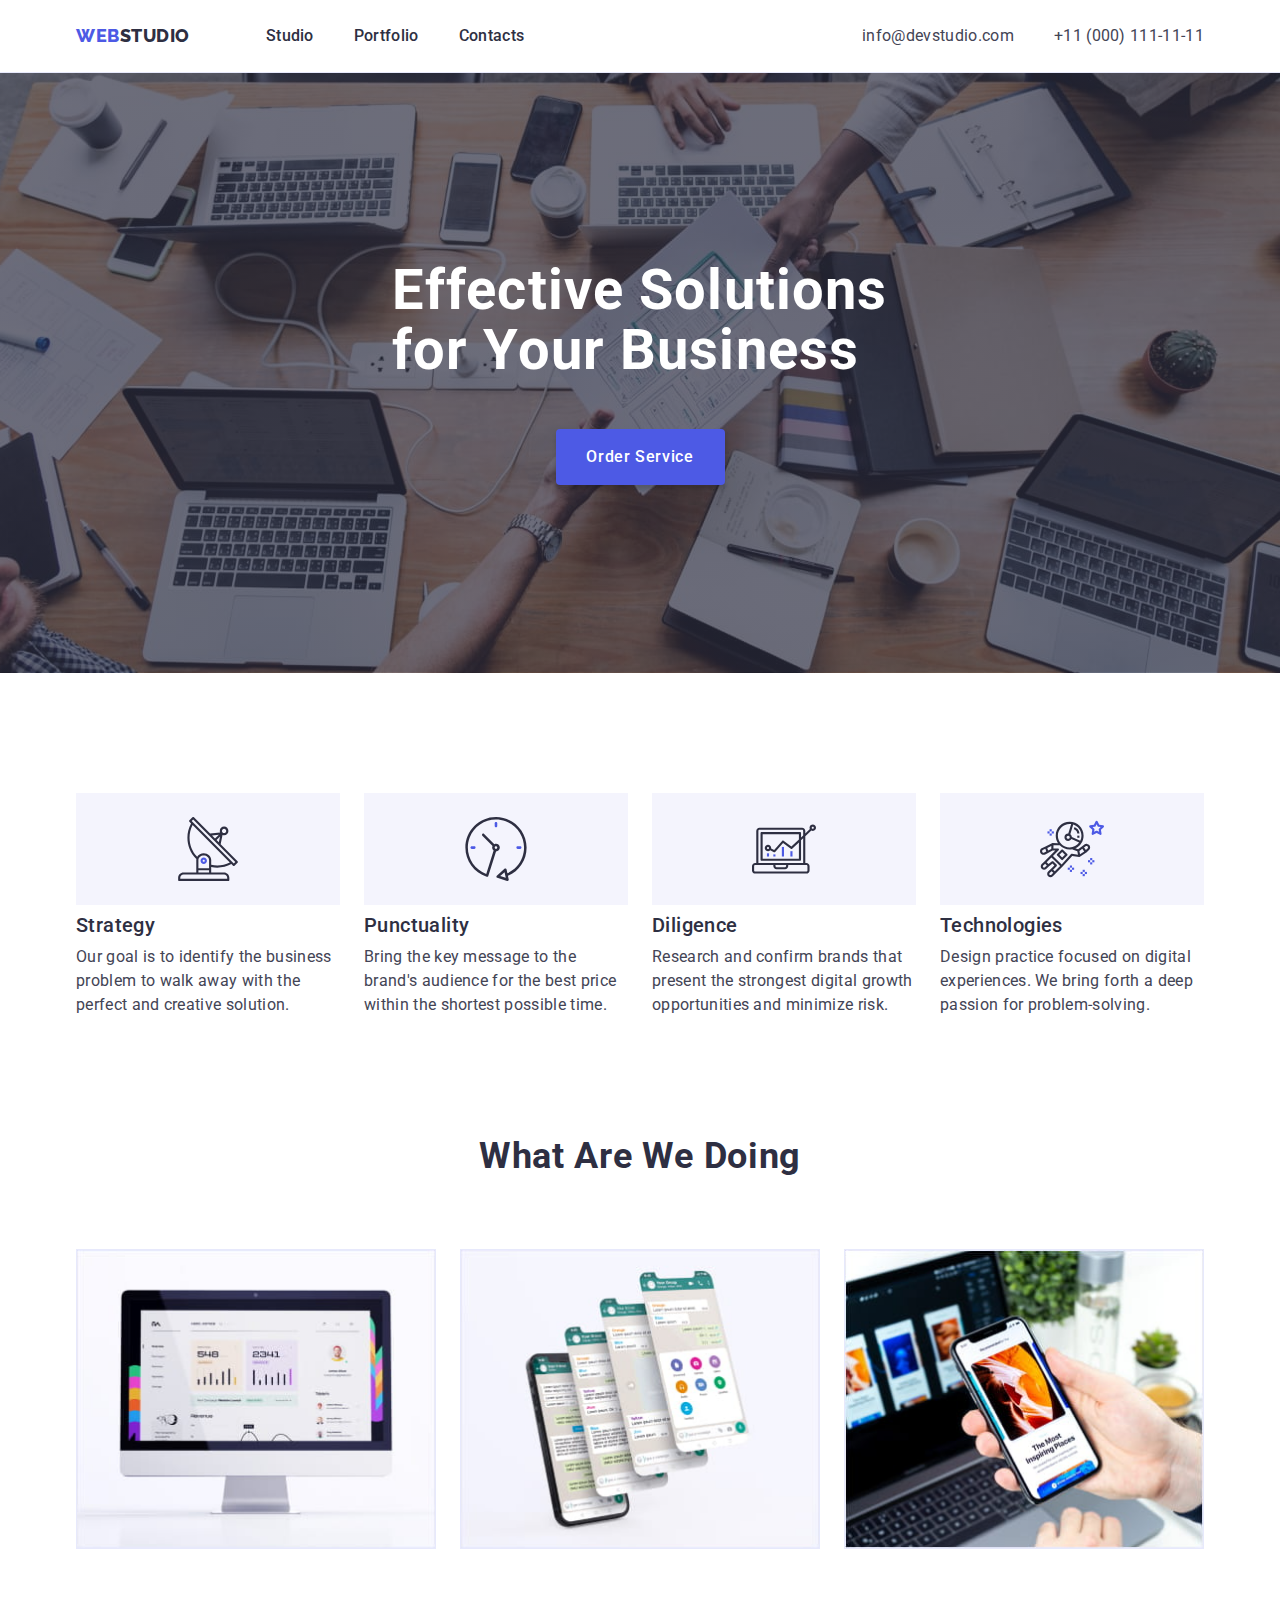
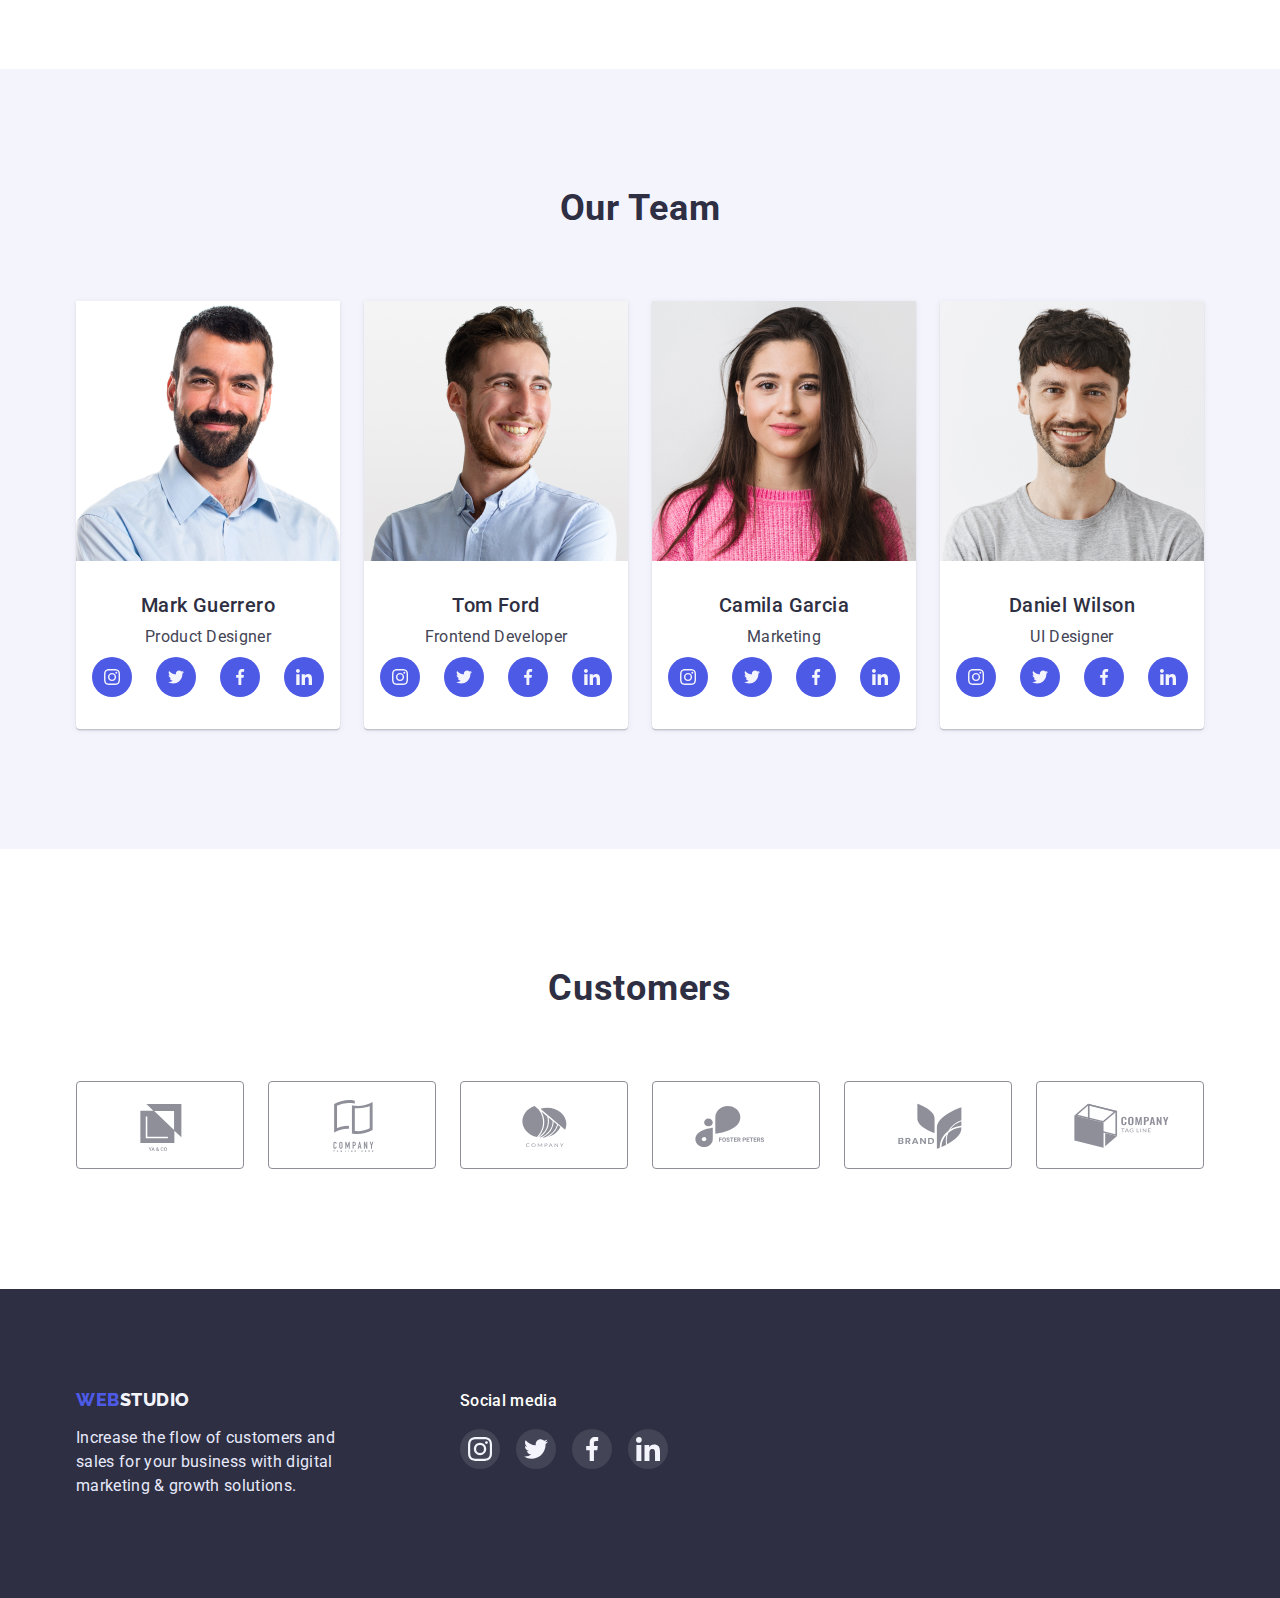
<file: index.html>
<!DOCTYPE html>
<html lang="en">
  <head>
    <meta charset="UTF-8" />
    <meta http-equiv="X-UA-Compatible" content="IE=edge" />
    <meta name="viewport" content="width=device-width, initial-scale=1.0" />
    <title>WebStudio</title>
    <link
      rel="stylesheet"
      href="https://cdn.jsdelivr.net/npm/modern-normalize@1.1.0/modern-normalize.min.css"
    />

    <link rel="preconnect" href="https://fonts.googleapis.com" />
    <link rel="preconnect" href="https://fonts.gstatic.com" crossorigin />
    <link
      href="https://fonts.googleapis.com/css2?family=Raleway:wght@800&family=Roboto:wght@400;500;700;900&display=swap"
      rel="stylesheet"
    />

    <link rel="stylesheet" href="./css/styles.css" />
  </head>

  <body>
    <header class="header">
      <div class="header-container container">
        <a href="./index.html" class="header-logo link"
          >Web<span class="header-studio">Studio</span></a
        >
        <nav class="header-nav">
          <ul class="header-list list">
            <li><a href="#" class="nav-link link">Studio</a></li>
            <li>
              <a href="./portfolio.html" class="nav-link link">Portfolio</a>
            </li>
            <li><a href="#" class="nav-link link">Contacts</a></li>
          </ul>
        </nav>
        <address>
          <ul class="address-list">
            <li>
              <a href="mailto:info@devstudio.com" class="header-address link"
                >info@devstudio.com</a
              >
            </li>
            <li>
              <a href="tel:+110001111111" class="header-address link"
                >+11 (000) 111-11-11</a
              >
            </li>
          </ul>
        </address>
      </div>
    </header>

    <main>
      <section class="hero">
        <div class="hero-container container">
          <h1 class="hero-title">Effective Solutions for Your Business</h1>
          <button type="button" class="hero-btn">Order Service</button>
        </div>
      </section>

      <section class="features section">
        <div class="features-container container">
          <h2 class="visually-hidden">Оur Features</h2>
          <ul class="features-list list">
            <li class="features-item">
              <div class="features-wrapper">
                <svg class="features-icons" width="64" height="64">
                  <use href="./images/icons.svg#icon-antenna"></use>
                </svg>
              </div>
              <h3 class="features-title">Strategy</h3>
              <p class="features-descr">
                Our goal is to identify the business problem to walk away with
                the perfect and creative solution.
              </p>
            </li>
            <li class="features-item">
              <div class="features-wrapper">
                <svg class="features-icons" width="64" height="64">
                  <use href="./images/icons.svg#icon-clock"></use>
                </svg>
              </div>
              <h3 class="features-title">Punctuality</h3>
              <p class="features-descr">
                Bring the key message to the brand's audience for the best price
                within the shortest possible time.
              </p>
            </li>
            <li class="features-item">
              <div class="features-wrapper">
                <svg class="features-icons" width="64" height="64">
                  <use href="./images/icons.svg#icon-diagram"></use>
                </svg>
              </div>
              <h3 class="features-title">Diligence</h3>
              <p class="features-descr">
                Research and confirm brands that present the strongest digital
                growth opportunities and minimize risk.
              </p>
            </li>
            <li class="features-item">
              <div class="features-wrapper">
                <svg class="features-icons" width="64" height="64">
                  <use href="./images/icons.svg#icon-astronaut"></use>
                </svg>
              </div>
              <h3 class="features-title">Technologies</h3>
              <p class="features-descr">
                Design practice focused on digital experiences. We bring forth a
                deep passion for problem-solving.
              </p>
            </li>
          </ul>
        </div>
      </section>

      <section class="produce section">
        <div class="produce-container container">
          <h2 class="produce-title">What are we doing</h2>
          <ul class="produce-list list">
            <li>
              <img
                class="mockup img"
                src="./images/moc-1.jpg"
                alt="monitor with open dashboard"
              />
            </li>
            <li>
              <img
                class="mockup img"
                src="./images/moc-2.jpg"
                alt="mocap with a demonstration of the messenger"
              />
            </li>
            <li>
              <img
                class="mockup img"
                src="./images/moc-3.jpg"
                alt="a hand holds a phone that shows a mocap"
              />
            </li>
          </ul>
        </div>
      </section>

      <section class="team section">
        <div class="team-container container">
          <h2 class="team-title">Our Team</h2>
          <ul class="team-cards card-set list">
            <li class="team-card card-set-item">
              <img
                class="team-card-img img"
                src="./images/card-mark.jpg"
                alt="photo Mark Guerrero product designer"
              />
              <div class="content">
                <h3 class="team-card-title">Mark Guerrero</h3>
                <p class="team-card-descr">Product Designer</p>
                <ul class="socials list">
                  <li class="social-item">
                    <a class="social-link" href aria-label="Instagram link">
                      <svg class="social-icon" width="16" height="16">
                        <use href="./images/icons.svg#icon-instagram"></use>
                      </svg>
                    </a>
                  </li>
                  <li class="social-item">
                    <a class="social-link" href aria-label="Twitter link">
                      <svg class="social-icon" width="16" height="16">
                        <use href="./images/icons.svg#icon-twitter"></use>
                      </svg>
                    </a>
                  </li>
                  <li class="social-item">
                    <a class="social-link" href aria-label="Facebook link">
                      <svg class="social-icon" width="16" height="16">
                        <use href="./images/icons.svg#icon-facebook"></use>
                      </svg>
                    </a>
                  </li>
                  <li class="social-item">
                    <a class="social-link" href aria-label="LinkedIn link">
                      <svg class="social-icon" width="16" height="16">
                        <use href="./images/icons.svg#icon-linkedin"></use>
                      </svg>
                    </a>
                  </li>
                </ul>
              </div>
            </li>
            <li class="team-card card-set-item">
              <img
                class="team-card-img img"
                src="./images/card-tom.jpg"
                alt="photo Tom Ford frontend developer"
              />
              <div class="content">
                <h3 class="team-card-title">Tom Ford</h3>
                <p class="team-card-descr">Frontend Developer</p>
                <ul class="socials list">
                  <li class="social-item">
                    <a class="social-link" href aria-label="Instagram link">
                      <svg class="social-icon" width="16" height="16">
                        <use href="./images/icons.svg#icon-instagram"></use>
                      </svg>
                    </a>
                  </li>
                  <li class="social-item">
                    <a class="social-link" href aria-label="Twitter link">
                      <svg class="social-icon" width="16" height="16">
                        <use href="./images/icons.svg#icon-twitter"></use>
                      </svg>
                    </a>
                  </li>
                  <li class="social-item">
                    <a class="social-link" href aria-label="Facebook link">
                      <svg class="social-icon" width="16" height="16">
                        <use href="./images/icons.svg#icon-facebook"></use>
                      </svg>
                    </a>
                  </li>
                  <li class="social-item">
                    <a class="social-link" href aria-label="LinkedIn link">
                      <svg class="social-icon" width="16" height="16">
                        <use href="./images/icons.svg#icon-linkedin"></use>
                      </svg>
                    </a>
                  </li>
                </ul>
              </div>
            </li>
            <li class="team-card card-set-item">
              <img
                class="team-card-img img"
                src="./images/card-camila.jpg"
                alt="photo Camila Garcia marketing"
              />
              <div class="content">
                <h3 class="team-card-title">Camila Garcia</h3>
                <p class="team-card-descr">Marketing</p>
                <ul class="socials list">
                  <li class="social-item">
                    <a class="social-link" href aria-label="Instagram link">
                      <svg class="social-icon" width="16" height="16">
                        <use href="./images/icons.svg#icon-instagram"></use>
                      </svg>
                    </a>
                  </li>
                  <li class="social-item">
                    <a class="social-link" href aria-label="Twitter link">
                      <svg class="social-icon" width="16" height="16">
                        <use href="./images/icons.svg#icon-twitter"></use>
                      </svg>
                    </a>
                  </li>
                  <li class="social-item">
                    <a class="social-link" href aria-label="Facebook link">
                      <svg class="social-icon" width="16" height="16">
                        <use href="./images/icons.svg#icon-facebook"></use>
                      </svg>
                    </a>
                  </li>
                  <li class="social-item">
                    <a class="social-link" href aria-label="LinkedIn link">
                      <svg class="social-icon" width="16" height="16">
                        <use href="./images/icons.svg#icon-linkedin"></use>
                      </svg>
                    </a>
                  </li>
                </ul>
              </div>
            </li>
            <li class="team-card card-set-item">
              <img
                class="team-card-img img"
                src="./images/card-daniel.jpg"
                alt="photo Daniel Wilson ui designer"
              />
              <div class="content">
                <h3 class="team-card-title">Daniel Wilson</h3>
                <p class="team-card-descr">UI Designer</p>
                <ul class="socials list">
                  <li class="social-item">
                    <a class="social-link" href aria-label="Instagram link">
                      <svg class="social-icon" width="16" height="16">
                        <use href="./images/icons.svg#icon-instagram"></use>
                      </svg>
                    </a>
                  </li>
                  <li class="social-item">
                    <a class="social-link" href aria-label="Twitter link">
                      <svg class="social-icon" width="16" height="16">
                        <use href="./images/icons.svg#icon-twitter"></use>
                      </svg>
                    </a>
                  </li>
                  <li class="social-item">
                    <a class="social-link" href aria-label="Facebook link">
                      <svg class="social-icon" width="16" height="16">
                        <use href="./images/icons.svg#icon-facebook"></use>
                      </svg>
                    </a>
                  </li>
                  <li class="social-item">
                    <a class="social-link" href aria-label="LinkedIn link">
                      <svg class="social-icon" width="16" height="16">
                        <use href="./images/icons.svg#icon-linkedin"></use>
                      </svg>
                    </a>
                  </li>
                </ul>
              </div>
            </li>
          </ul>
        </div>
      </section>

      <section class="customers section">
        <div class="customers-container container">
          <h2 class="customers-title">Customers</h2>
          <ul class="customers-list">
            <li class="customers-item">
              <a href aria-label="Client" class="customer-link">
                <svg class="customers-icon" width="104" height="56">
                  <use href="./images/icons.svg#icon-client-1"></use>
                </svg>
              </a>
            </li>

            <li class="customers-item">
              <a href aria-label="Client" class="customer-link">
                <svg class="customers-icon" width="104" height="56">
                  <use href="./images/icons.svg#icon-client-2"></use>
                </svg>
              </a>
            </li>

            <li class="customers-item">
              <a href aria-label="Client" class="customer-link">
                <svg class="customers-icon" width="104" height="56">
                  <use href="./images/icons.svg#icon-client-3"></use>
                </svg>
              </a>
            </li>

            <li class="customers-item">
              <a href aria-label="Client" class="customer-link">
                <svg class="customers-icon" width="104" height="56">
                  <use href="./images/icons.svg#icon-client-4"></use>
                </svg>
              </a>
            </li>

            <li class="customers-item">
              <a href aria-label="Client" class="customer-link">
                <svg class="customers-icon" width="104" height="56">
                  <use href="./images/icons.svg#icon-client-5"></use>
                </svg>
              </a>
            </li>

            <li class="customers-item">
              <a href aria-label="Client" class="customer-link">
                <svg class="customers-icon" width="104" height="56">
                  <use href="./images/icons.svg#icon-client-6"></use>
                </svg>
              </a>
            </li>
          </ul>
        </div>
      </section>
    </main>

    <footer class="footer">
      <div class="footer-container container">
        <div class="footer-text">
          <a href="./index.html" class="footer-logo"
            >Web<span class="footer-studio">Studio</span></a
          >
          <p class="footer-descr">
            Increase the flow of customers and sales for your business with
            digital marketing & growth solutions.
          </p>
        </div>
        <div class="footer-social">
          <h2 class="footer-social-title">Social media</h2>
          <ul class="footer-socials list">
            <li class="footer-social-item">
              <a class="footer-social-link" href aria-label="Instagram link">
                <svg class="footer-social-icon" width="24" height="24">
                  <use href="./images/icons.svg#icon-instagram"></use>
                </svg>
              </a>
            </li>
            <li class="footer-social-item">
              <a class="footer-social-link" href aria-label="Twitter link">
                <svg class="footer-social-icon" width="24" height="24">
                  <use href="./images/icons.svg#icon-twitter"></use>
                </svg>
              </a>
            </li>
            <li class="footer-social-item">
              <a class="footer-social-link" href aria-label="Facebook link">
                <svg class="footer-social-icon" width="24" height="24">
                  <use href="./images/icons.svg#icon-facebook"></use>
                </svg>
              </a>
            </li>
            <li class="footer-social-item">
              <a class="footer-social-link" href aria-label="LinkedIn link">
                <svg class="footer-social-icon" width="24" height="24">
                  <use href="./images/icons.svg#icon-linkedin"></use>
                </svg>
              </a>
            </li>
          </ul>
        </div>
      </div>
    </footer>
  </body>
</html>
</file>
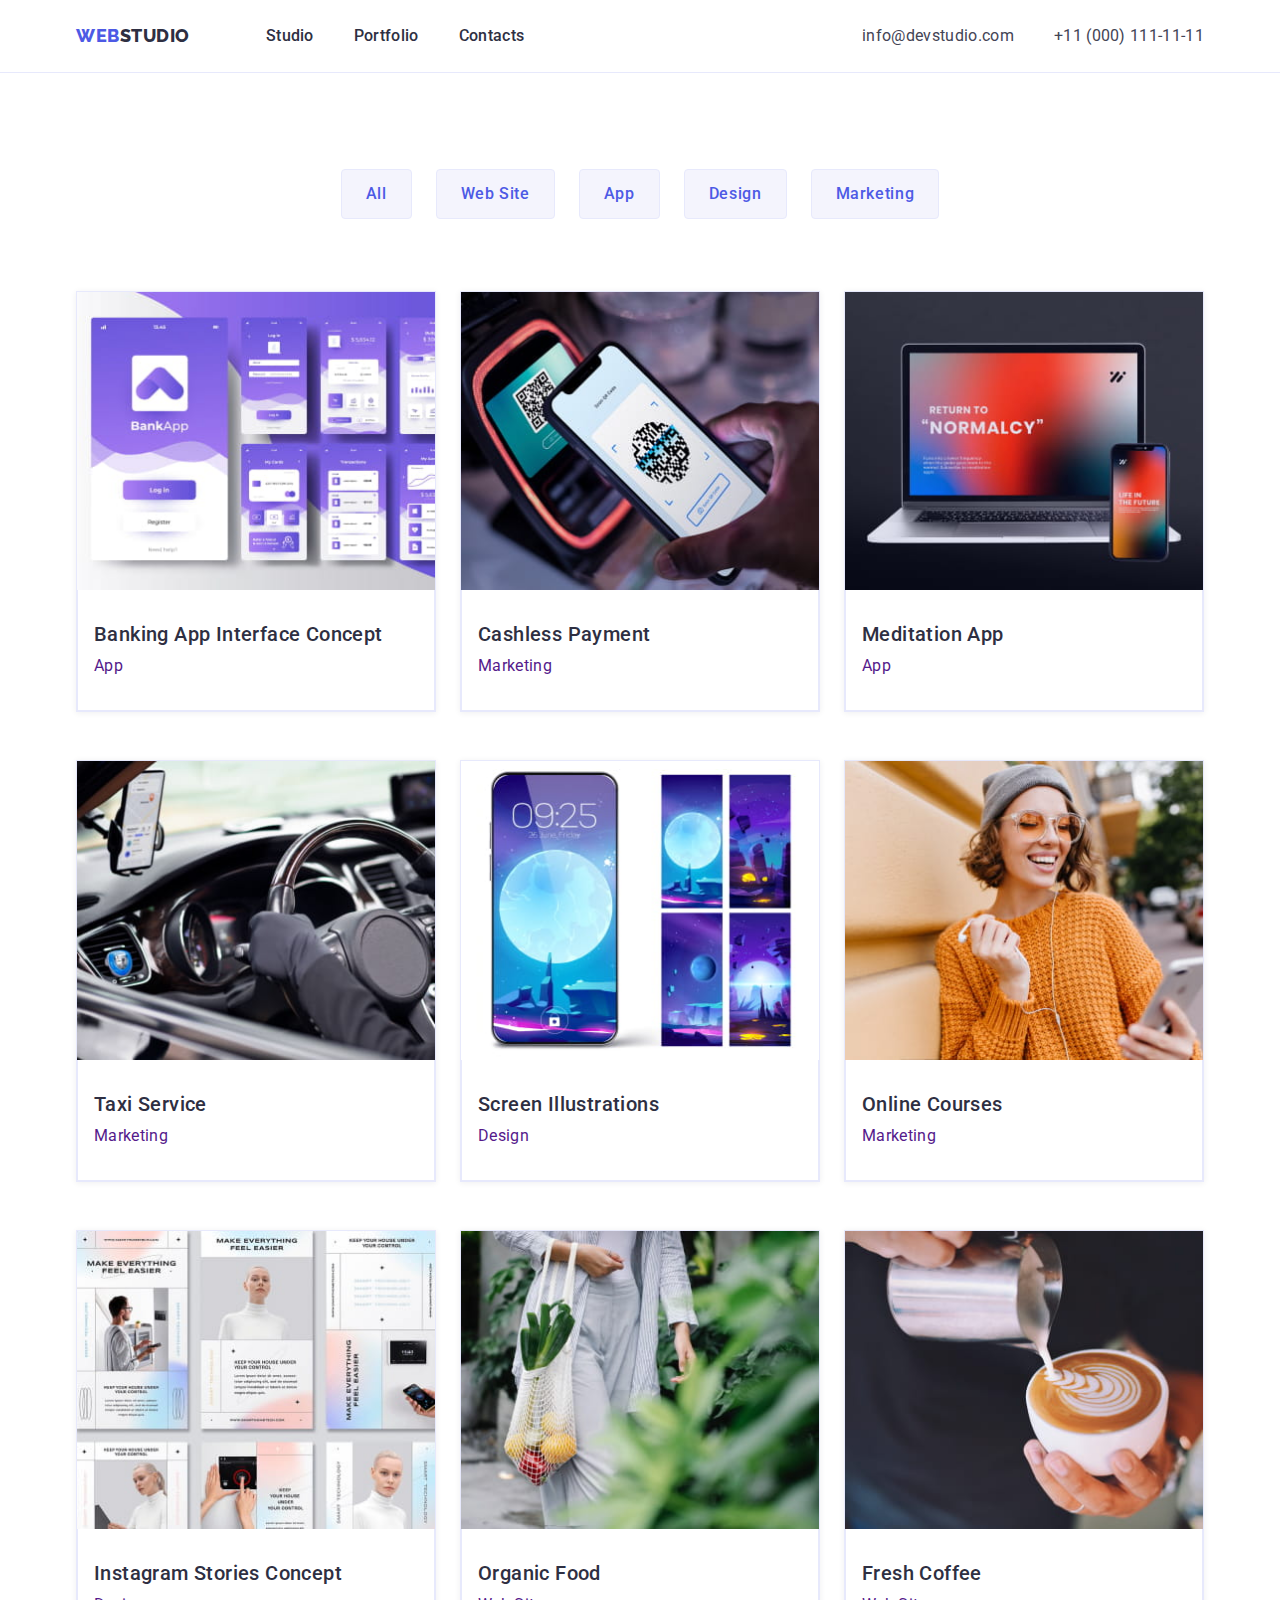
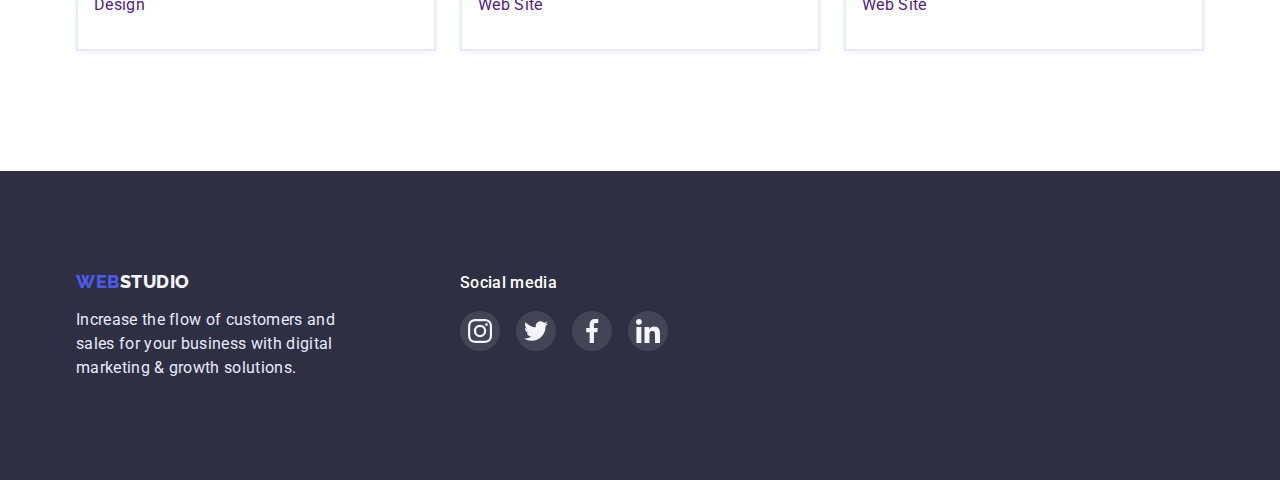
<file: portfolio.html>
<!DOCTYPE html>
<html lang="en">
  <head>
    <meta charset="UTF-8" />
    <meta http-equiv="X-UA-Compatible" content="IE=edge" />
    <meta name="viewport" content="width=device-width, initial-scale=1.0" />
    <title>WebStudio</title>
    <link
      rel="stylesheet"
      href="https://cdn.jsdelivr.net/npm/modern-normalize@1.1.0/modern-normalize.min.css"
    />

    <link rel="preconnect" href="https://fonts.googleapis.com" />
    <link rel="preconnect" href="https://fonts.gstatic.com" crossorigin />
    <link
      href="https://fonts.googleapis.com/css2?family=Raleway:wght@800&family=Roboto:wght@400;500;700;900&display=swap"
      rel="stylesheet"
    />
    <link rel="stylesheet" href="./css/styles.css" />
  </head>

  <body>
    <header class="header">
      <div class="header-container container">
        <a href="./index.html" class="header-logo link"
          >Web<span class="header-studio">Studio</span></a
        >
        <nav class="header-nav">
          <ul class="header-list list">
            <li><a href="./index.html" class="nav-link link">Studio</a></li>
            <li>
              <a href="#" class="nav-link link">Portfolio</a>
            </li>
            <li><a href="#" class="nav-link link">Contacts</a></li>
          </ul>
        </nav>
        <address>
          <ul class="address-list">
            <li>
              <a href="mailto:info@devstudio.com" class="header-address link"
                >info@devstudio.com</a
              >
            </li>
            <li>
              <a href="tel:+110001111111" class="header-address link"
                >+11 (000) 111-11-11</a
              >
            </li>
          </ul>
        </address>
      </div>
    </header>

    <main>
      <section class="portfolio-section section">
        <div class="project-cards-container container">
          <h1 class="visually-hidden">Portfolio</h1>
          <ul class="filters-btns list">
            <li><button type="button" class="filter-btn">All</button></li>
            <li><button type="button" class="filter-btn">Web Site</button></li>
            <li><button type="button" class="filter-btn">App</button></li>
            <li><button type="button" class="filter-btn">Design</button></li>
            <li><button type="button" class="filter-btn">Marketing</button></li>
          </ul>

          <ul class="project-cards project-card-set list">
            <li class="project-card project-card-set-item">
              <a href="" class="project-card-link">
                <img
                  class="project-card-img img"
                  src="./images/banking-app-interface-conc.jpg"
                  alt="Demonstration of Banking App Interface Concept"
                />
                <div class="card-content">
                  <h2 class="project-card-title">
                    Banking App Interface Concept
                  </h2>
                  <p class="project-card-descr">App</p>
                </div>
              </a>
            </li>
            <li class="project-card project-card-set-item">
              <a href="" class="project-card-link">
                <img
                  class="project-card-img img"
                  src="./images/cashless-payment.jpg"
                  alt="Demonstration of Cashless Payment"
                />
                <div class="card-content">
                  <h2 class="project-card-title">Cashless Payment</h2>
                  <p class="project-card-descr">Marketing</p>
                </div>
              </a>
            </li>
            <li class="project-card project-card-set-item">
              <a href="" class="project-card-link">
                <img
                  class="project-card-img img"
                  src="./images/meditation-app.jpg"
                  alt="Demonstration of Meditation App"
                />
                <div class="card-content">
                  <h2 class="project-card-title">Meditation App</h2>
                  <p class="project-card-descr">App</p>
                </div>
              </a>
            </li>
            <li class="project-card project-card-set-item">
              <a href="" class="project-card-link">
                <img
                  class="project-card-img img"
                  src="./images/taxi-service.jpg"
                  alt="Demonstration of Taxi Servicee"
                />
                <div class="card-content">
                  <h2 class="project-card-title">Taxi Service</h2>
                  <p class="project-card-descr">Marketing</p>
                </div>
              </a>
            </li>
            <li class="project-card project-card-set-item">
              <a href="" class="project-card-link">
                <img
                  class="project-card-img img"
                  src="./images/screen-illustrations.jpg"
                  alt="Demonstration of Screen Illustrations"
                />
                <div class="card-content">
                  <h2 class="project-card-title">Screen Illustrations</h2>
                  <p class="project-card-descr">Design</p>
                </div>
              </a>
            </li>
            <li class="project-card project-card-set-item">
              <a href="" class="project-card-link">
                <img
                  class="project-card-img img"
                  src="./images/online-courses.jpg"
                  alt="A girl takes online courses"
                />
                <div class="card-content">
                  <h2 class="project-card-title">Online Courses</h2>
                  <p class="project-card-descr">Marketing</p>
                </div>
              </a>
            </li>
            <li class="project-card project-card-set-item">
              <a href="" class="project-card-link">
                <img
                  class="project-card-img img"
                  src="./images/inst-stories-concept.jpg"
                  alt="Demonstration of Instagram Stories Concept"
                />
                <div class="card-content">
                  <h2 class="project-card-title">Instagram Stories Concept</h2>
                  <p class="project-card-descr">Design</p>
                </div>
              </a>
            </li>
            <li class="project-card project-card-set-item">
              <a href="" class="project-card-link">
                <img
                  class="project-card-img img"
                  src="./images/organic-food.jpg"
                  alt="Woman holding a shopping cart with food"
                />
                <div class="card-content">
                  <h2 class="project-card-title">Organic Food</h2>
                  <p class="project-card-descr">Web Site</p>
                </div>
              </a>
            </li>
            <li class="project-card project-card-set-item">
              <a href="" class="project-card-link">
                <img
                  class="project-card-img img"
                  src="./images/fresh-coffee.jpg"
                  alt="Barista preparing coffee"
                />
                <div class="card-content">
                  <h2 class="project-card-title">Fresh Coffee</h2>
                  <p class="project-card-descr">Web Site</p>
                </div>
              </a>
            </li>
          </ul>
        </div>
      </section>
    </main>

    <footer class="footer">
      <div class="footer-container container">
        <div class="footer-text">
          <a href="./index.html" class="footer-logo"
            >Web<span class="footer-studio">Studio</span></a
          >
          <p class="footer-descr">
            Increase the flow of customers and sales for your business with
            digital marketing & growth solutions.
          </p>
        </div>
        <div class="footer-social">
          <h2 class="footer-social-title">Social media</h2>
          <ul class="footer-socials list">
            <li class="footer-social-item">
              <a class="footer-social-link" href aria-label="Instagram link">
                <svg class="footer-social-icon" width="24" height="24">
                  <use href="./images/icons.svg#icon-instagram"></use>
                </svg>
              </a>
            </li>
            <li class="footer-social-item">
              <a class="footer-social-link" href aria-label="Twitter link">
                <svg class="footer-social-icon" width="24" height="24">
                  <use href="./images/icons.svg#icon-twitter"></use>
                </svg>
              </a>
            </li>
            <li class="footer-social-item">
              <a class="footer-social-link" href aria-label="Facebook link">
                <svg class="footer-social-icon" width="24" height="24">
                  <use href="./images/icons.svg#icon-facebook"></use>
                </svg>
              </a>
            </li>
            <li class="footer-social-item">
              <a class="footer-social-link" href aria-label="LinkedIn link">
                <svg class="footer-social-icon" width="24" height="24">
                  <use href="./images/icons.svg#icon-linkedin"></use>
                </svg>
              </a>
            </li>
          </ul>
        </div>
      </div>
    </footer>
  </body>
</html>
</file>
<file: css/styles.css>
:root {
  --iris-color: #4d5ae5;
  --ocean-color: #404bbf;
  --navy-blue-color: #2e2f42;
  --green-color: #31d0aa;
  --slate-color: #434455;
  --light-slate-color: #8e8f99;
  --cornflower-color: #e7e9fc;
  --cloud-color: #f4f4fd;
  --navy-blue-modal-color: #2e2f42;
  --grey-color: #2e2f42;

  --indent: 24px;
  --items-index: 4;
  --items-portfolio: 3;
}

.visually-hidden {
  position: absolute;
  width: 1px;
  height: 1px;
  margin: -1px;
  border: 0;
  padding: 0;

  white-space: nowrap;
  clip-path: inset(100%);
  clip: rect(0 0 0 0);
  overflow: hidden;
}

body {
  font-family: "Roboto", sans-serif;
  font-size: 16px;
  letter-spacing: 0.02em;
  color: var(--slate-color);
}

/* reset styles */
h1,
h2,
h3,
h4,
h5,
h6,
p,
ul {
  margin: 0;
  padding: 0;
}
img {
  display: block;
  max-width: 100%;
  height: auto;
}
button {
  cursor: pointer;
}
.link {
  text-decoration: none;
  color: currentColor;
}
.list {
  list-style: none;
  margin: 0;
  padding: 0;
}

.section {
  padding-top: 120px;
  padding-bottom: 120px;
  /* outline: 2px solid red;
  outline-offset: -2px; */
}

.container {
  width: 1158px;
  padding-left: 15px;
  padding-right: 15px;
  margin-left: auto;
  margin-right: auto;
  /* outline: 2px solid red;
  outline-offset: -2px; */
}

/**
  |============================
  | Card set Index.html
  |============================
*/

.card-set {
  display: flex;
  flex-wrap: wrap;
  gap: var(--indent);
}

.card-set-item {
  flex-basis: calc(
    (100% - var(--indent) * (var(--items-index) - 1)) / var(--items-index)
  );
}

/**
  |============================
  | Card set Portfolio.html
  |============================
*/

.project-card-set {
  display: flex;
  flex-wrap: wrap;
  row-gap: 48px;
  column-gap: var(--indent);
}

.project-card-set-item {
  flex-basis: calc(
    (100% - var(--indent) * (var(--items-portfolio) - 1)) /
      var(--items-portfolio)
  );
}

/**
  |============================
  | HEADER STYLES
  |============================
*/

.header {
  border-bottom: 1px solid var(--cornflower-color);
}

.header-container {
  display: flex;
  align-items: center;
}

.header-nav {
  margin-right: auto;
}

.header-logo {
  font-family: "Raleway";
  color: var(--iris-color);
  text-transform: uppercase;
  font-weight: 800;
  font-size: 18px;
  line-height: 1.33;
  letter-spacing: 0.03em;
  margin-right: 76px;

  padding-top: 24px;
  padding-bottom: 24px;
}

.header-studio {
  color: var(--navy-blue-color);
}

.header-list {
  display: flex;
  align-items: center;
  gap: 40px;
}

.nav-link {
  text-transform: none;
  color: var(--navy-blue-color);
  font-weight: 500;
  font-size: 16px;
  line-height: 1.5;
  letter-spacing: 0.02em;

  display: block;
  padding-top: 24px;
  padding-bottom: 24px;
}

.nav-link:hover,
.nav-link:focus {
  color: var(--ocean-color);
}

.nav-link:active {
  color: var(--ocean-color);
}

.address-list {
  display: flex;
  align-items: center;
  gap: 40px;
}

.header-address {
  font-style: normal;
  font-size: 16px;
  line-height: 1.5;
  letter-spacing: 0.02em;
  color: var(--slate-color);
  text-decoration: none;

  padding-top: 24px;
  padding-bottom: 24px;
}

.header-address:hover,
.header-address:focus {
  color: var(--ocean-color);
}

.header-address:active {
  font-style: normal;
  color: var(--ocean-color);
  text-decoration: none;
}

/**
  |============================
  | HERO STYLES
  |============================
*/

.hero {
  max-width: 1440px;
  margin: 0 auto;
  padding-top: 188px;
  padding-bottom: 188px;
  background-image: linear-gradient(
      rgba(46, 47, 66, 0.7),
      rgba(46, 47, 66, 0.7)
    ),
    url(../images/hero-image.jpg);
  background-color: var(--grey-color);
  background-repeat: no-repeat;
  background-position: center;
  background-size: cover;
}

.hero-container {
}

.hero-title {
  width: 496px;
  margin: 0 auto;
  color: #fff;
  font-size: 56px;
  line-height: 1.07;
  letter-spacing: 0.02em;

  margin-bottom: 48px;
}

.hero-btn {
  font-family: "Roboto";
  font-weight: 500;
  font-size: 16px;
  line-height: 1.5;

  letter-spacing: 0.04em;

  color: #fff;

  width: 169px;
  height: 56px;

  background-color: var(--iris-color);
  box-shadow: 0px 4px 4px rgba(0, 0, 0, 0.15);
  border-radius: 4px;
  cursor: pointer;

  border: none;

  margin: 0 auto;
  display: block;
}

.hero-btn:hover,
.hero-btn:focus {
  background-color: var(--ocean-color);
  color: #fff;
}

/**
  |============================
  | FEATURES STYLES
  |============================
*/

.features-container {
}

.features-list {
  display: flex;
  flex-wrap: wrap;
  gap: 24px;
}

.features-item {
  flex-basis: calc((100% - 3 * 24px) / 4);
}

.features-wrapper {
  width: 264px;
  height: 112px;
  margin-bottom: 8px;
  display: flex;
  justify-content: center;
  align-items: center;
  background-color: var(--cloud-color);
}

.features-icons {
}

.features-title {
  font-weight: 500;
  font-size: 20px;
  line-height: 1.2;

  letter-spacing: 0.02em;

  margin-bottom: 8px;

  color: var(--navy-blue-color);
}

.features-descr {
  font-size: 16px;
  line-height: 1.5;

  letter-spacing: 0.02em;
  color: var(--slate-color);
}

/**
  |============================
  | PRODUCE STYLES
  |============================
*/

.produce {
  padding-top: 0;
}
.produce-container {
}
.produce-list {
  display: flex;
  align-items: center;
  gap: 24px;
}

.produce-title {
  font-size: 36px;
  line-height: 1.11;

  text-align: center;
  letter-spacing: 0.02em;
  text-transform: capitalize;

  margin-bottom: 72px;

  color: var(--navy-blue-color);
}

.mockup {
  width: 360px;
  height: 300px;

  background: linear-gradient(
    0deg,
    rgba(77, 90, 229, 0.1),
    rgba(77, 90, 229, 0.1)
  );
  background-blend-mode: soft-light, normal;

  border: 1px solid var(--cornflower-color);
}

/**
  |============================
  | TEAM STYLES
  |============================
*/

.team {
  background-color: var(--cloud-color);
}

.team-container {
}

.team-title {
  font-size: 36px;
  line-height: 1.11;

  text-align: center;
  letter-spacing: 0.02em;
  text-transform: capitalize;

  margin-bottom: 72px;

  color: var(--navy-blue-color);
}

.team-cards {
}

.team-card {
  box-shadow: 0px 1px 6px rgba(46, 47, 66, 0.08),
    0px 1px 1px rgba(46, 47, 66, 0.16), 0px 2px 1px rgba(46, 47, 66, 0.08);
  border-radius: 0px 0px 4px 4px;
  background-color: #fff;
}

.team-card-img {
  width: 264px;
}

.content {
  flex-grow: 1;
  padding-top: 32px;
  padding-bottom: 32px;
}

.team-card-title {
  font-weight: 500;
  font-size: 20px;
  line-height: 1.2;
  text-align: center;

  letter-spacing: 0.02em;

  color: var(--navy-blue-color);

  margin-bottom: 8px;
}
.team-card-descr {
  font-size: 16px;
  line-height: 1.5;
  text-align: center;

  letter-spacing: 0.02em;

  margin-bottom: 8px;
}

.socials {
  display: flex;
  align-items: center;
  justify-content: center;
  gap: 24px;
}
.social-item {
}

.social-link {
  display: flex;
  align-items: center;
  justify-content: center;

  width: 40px;
  height: 40px;

  background-color: var(--iris-color);
  border-radius: 50%;
}

.social-link:hover,
.social-link:focus {
  background-color: var(--ocean-color);
}

.social-icon {
  fill: var(--cloud-color);
}

/**
  |============================
  |  CUSTOMERS STYLES
  |============================
*/

.customers {
}
.customers-container {
}
.customers-title {
  font-size: 36px;
  line-height: 1.11;

  text-align: center;
  letter-spacing: 0.02em;
  text-transform: capitalize;

  margin-bottom: 72px;

  color: var(--navy-blue-color);
}

.customers-list {
  display: flex;
  flex-wrap: wrap;
  align-items: center;
  justify-content: center;
  gap: 24px;
}
.customers-item {
}

.customer-link {
  display: flex;
  align-items: center;
  justify-content: center;

  width: 168px;
  height: 88px;

  border: 1px solid var(--light-slate-color);
  border-radius: 4px;
}

.customer-link:hover,
.customer-link:focus {
  border: 1px solid var(--ocean-color);
}

.customers-icon {
  fill: var(--light-slate-color);
}

.customer-link:hover .customers-icon,
.customer-link:focus .customers-icon {
  fill: var(--ocean-color);
}

/**
  |============================
  | FOOTER STYLES
  |============================
*/

.footer {
  padding-top: 100px;
  padding-bottom: 100px;

  background-color: var(--navy-blue-color);
}

.footer-container {
  display: flex;
}

.footer-text {
  margin-right: 120px;
}

.footer-logo {
  display: block;
  font-family: "Raleway";
  color: var(--iris-color);
  font-weight: 800;
  font-size: 18px;
  line-height: 1.166;
  letter-spacing: 0.03em;
  text-transform: uppercase;

  margin-bottom: 16px;
}

.footer-studio {
  color: var(--cloud-color);
}

.footer-descr {
  font-size: 16px;
  line-height: 1.5;

  width: 264px;

  letter-spacing: 0.02em;
  color: var(--cornflower-color);
}

.footer-social {
}
.footer-social-title {
  font-weight: 500;
  font-size: 16px;
  line-height: 1.5;
  letter-spacing: 0.02em;

  margin-bottom: 16px;

  color: #fff;
}

.footer-socials {
  display: flex;
  align-items: center;
  justify-content: center;
  gap: 16px;
}
.footer-social-item {
}

.footer-social-link {
  display: flex;
  align-items: center;
  justify-content: center;

  width: 40px;
  height: 40px;

  background-color: rgba(255, 255, 255, 0.1);
  border-radius: 50%;
}

.footer-social-link:hover,
.footer-social-link:focus {
  background-color: var(--green-color);
}

.footer-social-icon {
  fill: var(--cloud-color);
}

/**
  |============================
  |         PORTFOLIO
  | FILTERS SECTION STYLES
  |============================
*/

.active {
  background-color: var(--ocean-color);
  box-shadow: 0px 3px 1px rgba(0, 0, 0, 0.1), 0px 2px 1px rgba(0, 0, 0, 0.08),
    0px 2px 2px rgba(0, 0, 0, 0.12);
  border-radius: 4px;
}

.portfolio-section {
  padding-top: 96px;
}

.filters-btns {
  display: flex;
  gap: 24px;
  justify-content: center;
  margin-bottom: 72px;
}

.filter-btn {
  font-family: "Roboto";

  background-color: var(--cloud-color);
  border: 1px solid var(--cornflower-color);
  border-radius: 4px;

  font-weight: 500;
  font-size: 16px;
  line-height: 1.5;

  padding: 12px 24px;

  letter-spacing: 0.04em;

  color: var(--iris-color);
  cursor: pointer;
}

.filter-btn:hover,
.filter-btn:focus {
  color: #ffffff;
  background-color: var(--ocean-color);
  box-shadow: 0px 3px 1px rgba(0, 0, 0, 0.1), 0px 2px 1px rgba(0, 0, 0, 0.08),
    0px 2px 2px rgba(0, 0, 0, 0.12);
  border-radius: 4px;
}

.project-card {
  display: flex;
  flex-direction: column;

  border: 1px solid var(--cornflower-color);
  box-shadow: 0px 1px 6px rgba(46, 47, 66, 0.08);
}

.project-card-link:hover,
.project-card-link:focus {
  border: 1px solid var(--cloud-color);
  box-shadow: 0px 1px 6px rgba(46, 47, 66, 0.08),
    0px 1px 1px rgba(46, 47, 66, 0.16), 0px 2px 1px rgba(46, 47, 66, 0.08);
}

.project-card-img {
  background: linear-gradient(
    0deg,
    rgba(77, 90, 229, 0.1),
    rgba(77, 90, 229, 0.1)
  );
}

.card-content {
  flex-grow: 1;
  padding-left: 16px;
  padding-top: 32px;
  padding-bottom: 32px;

  border-bottom: 1px solid var(--cornflower-color);
  border-left: 1px solid var(--cornflower-color);
  border-right: 1px solid var(--cornflower-color);
}

.project-card-title {
  font-weight: 500;
  font-size: 20px;
  line-height: 1.2;

  letter-spacing: 0.02em;

  color: var(--navy-blue-color);

  margin-bottom: 8px;
}

.project-card-descr {
  font-size: 16px;
  line-height: 1.5;

  letter-spacing: 0.02em;
}

ul {
  list-style-type: none;
}

a {
  text-decoration: none;
}
</file>
